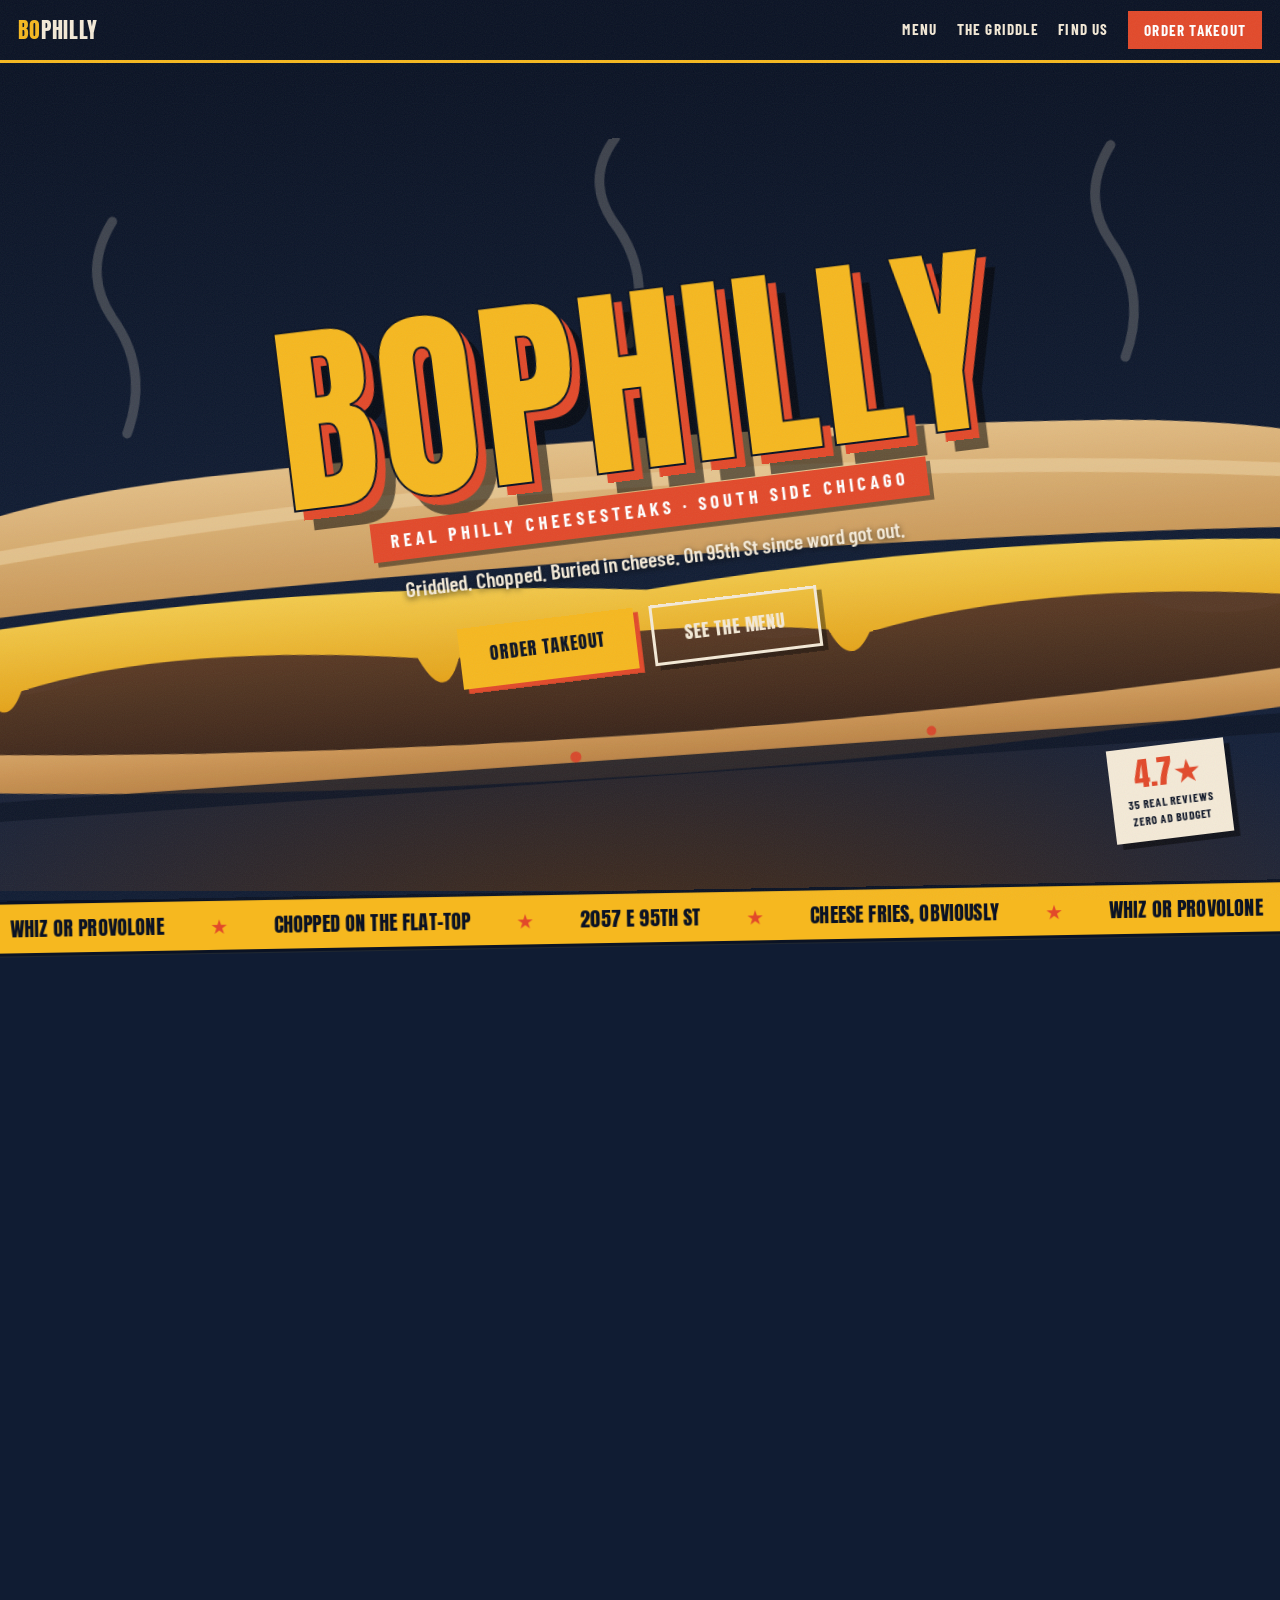
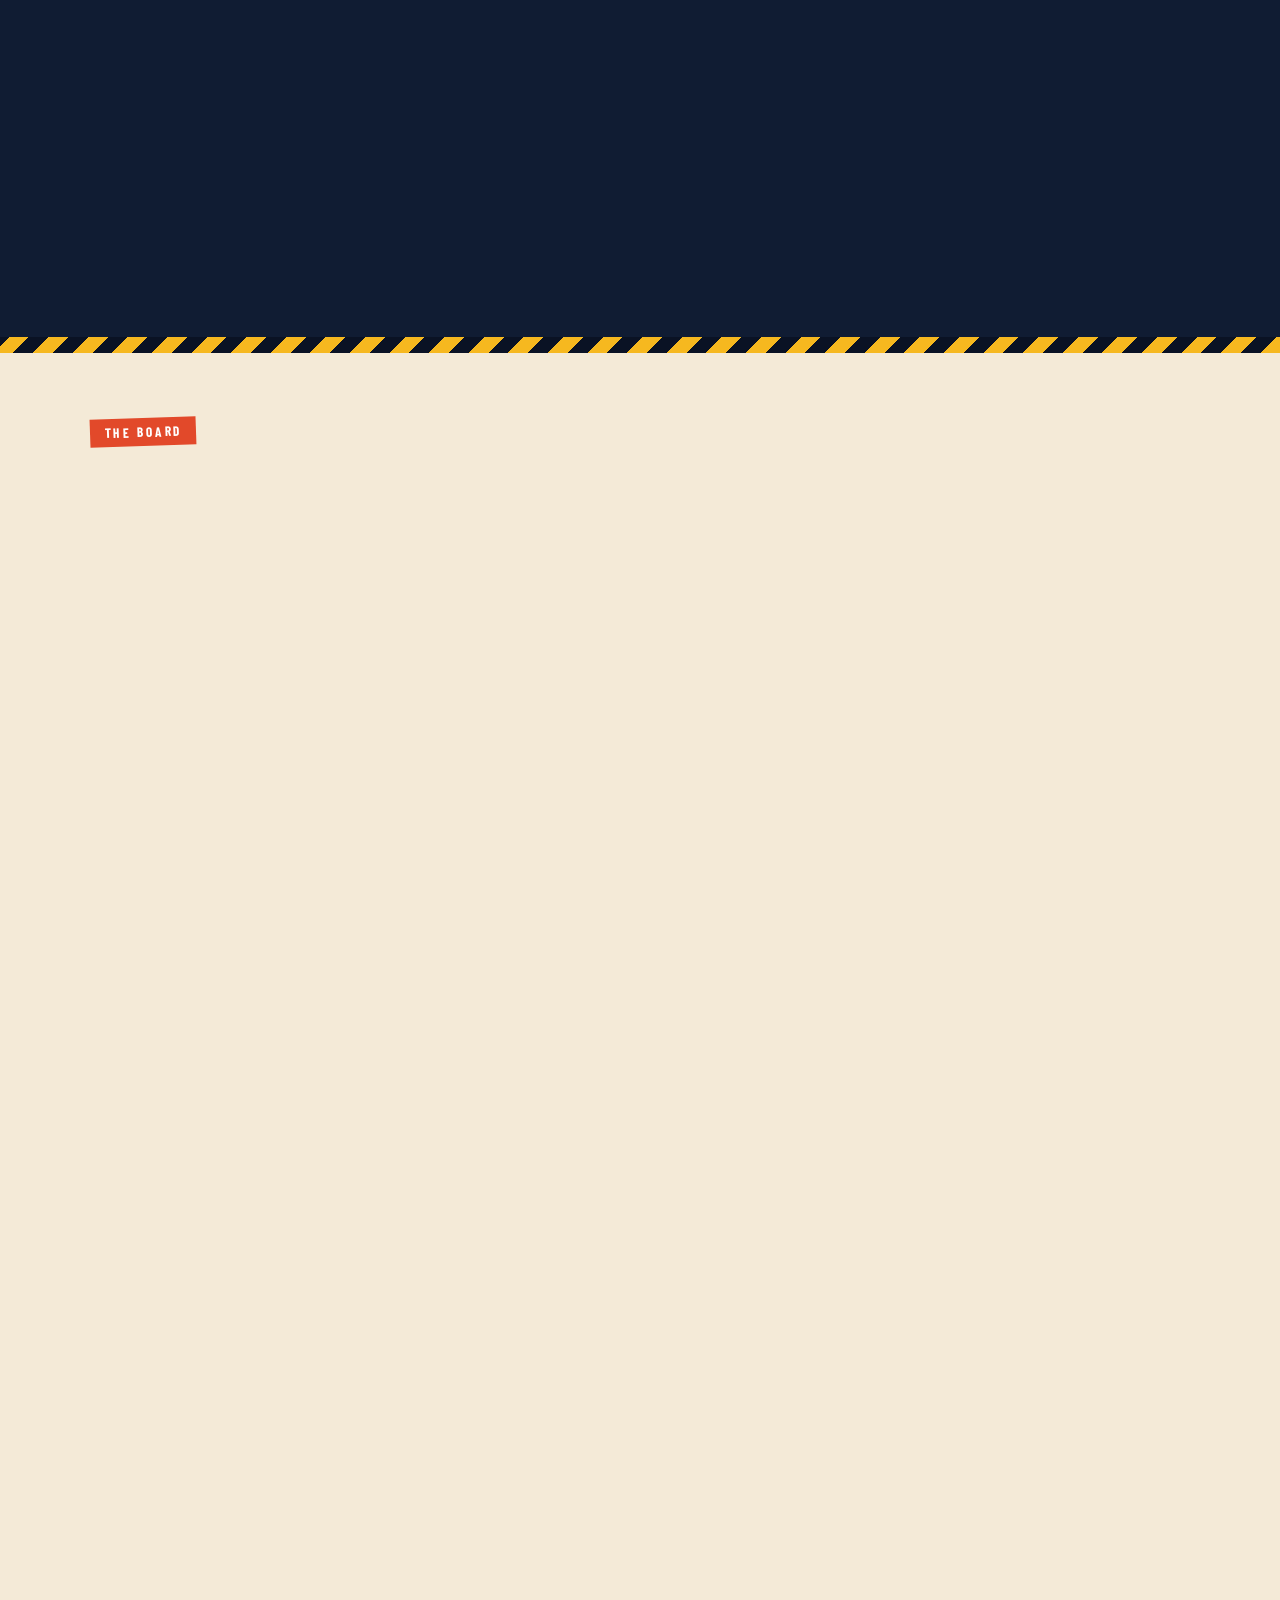
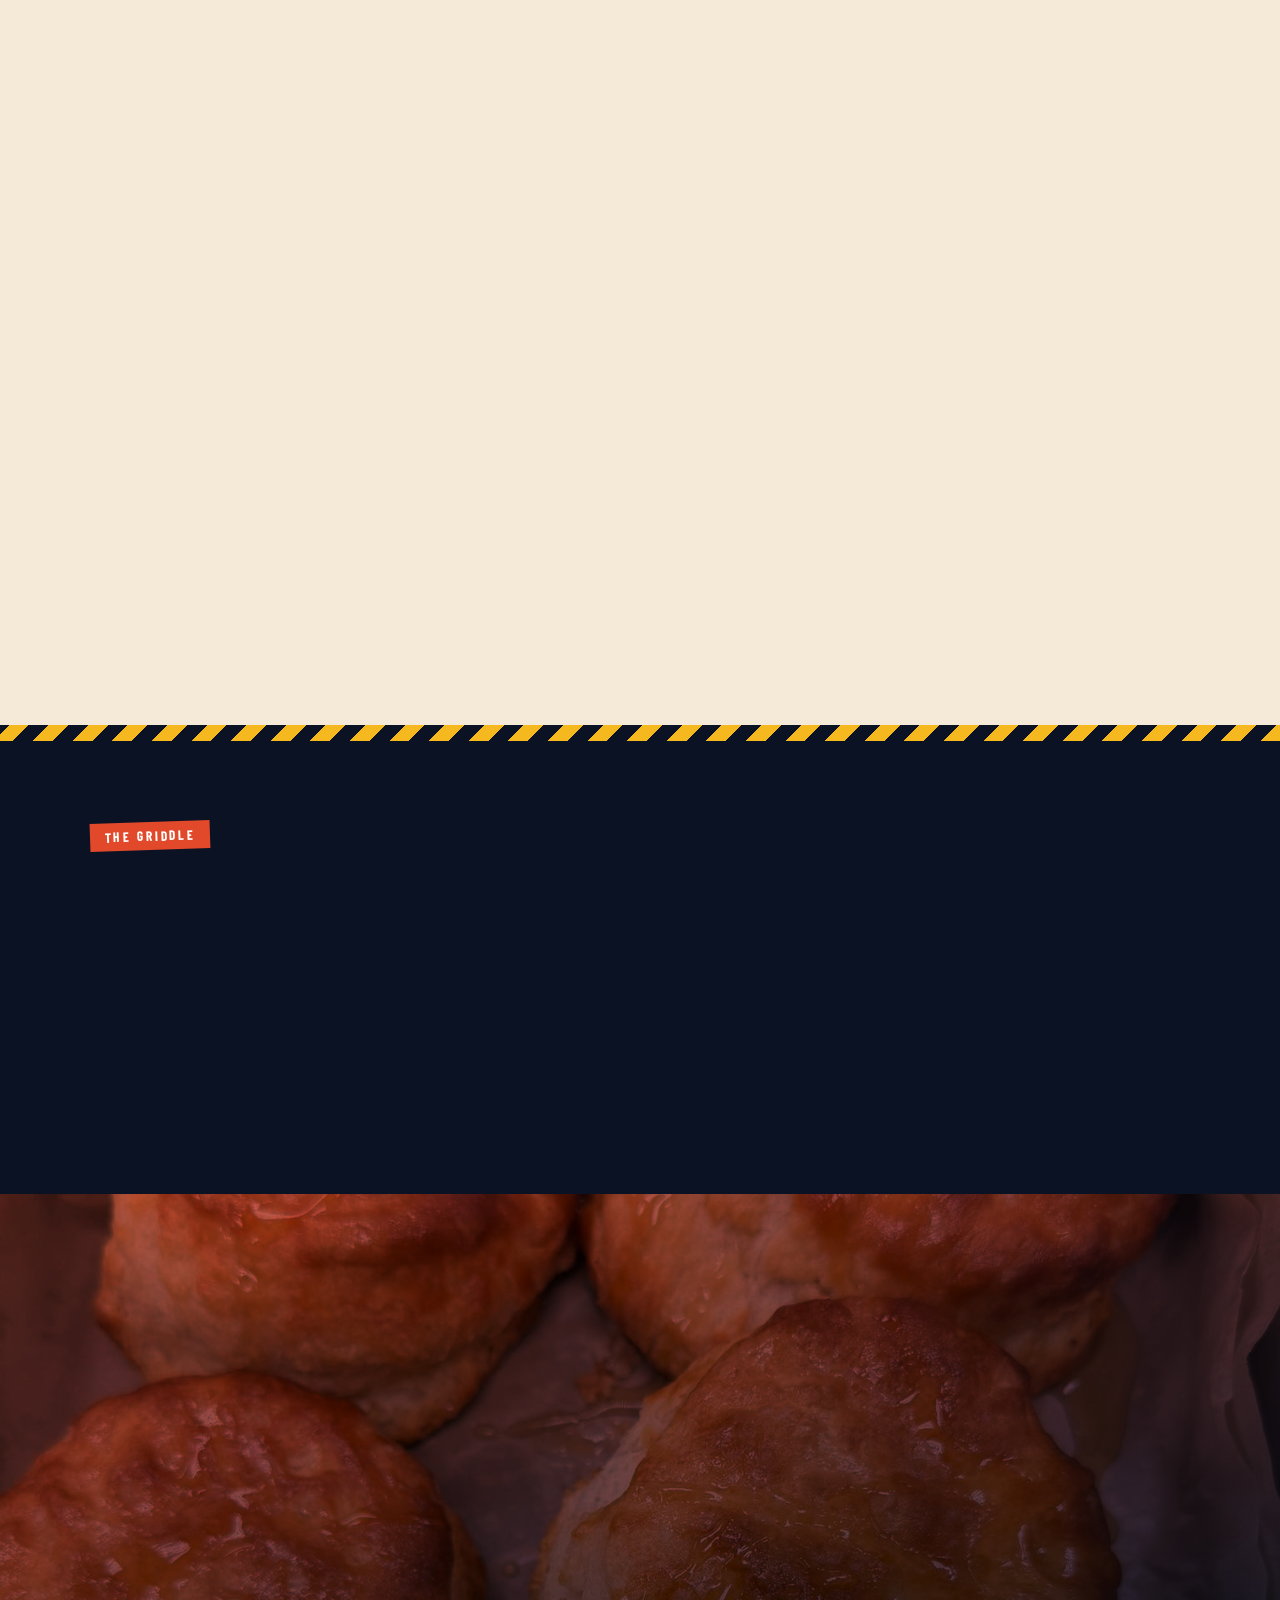
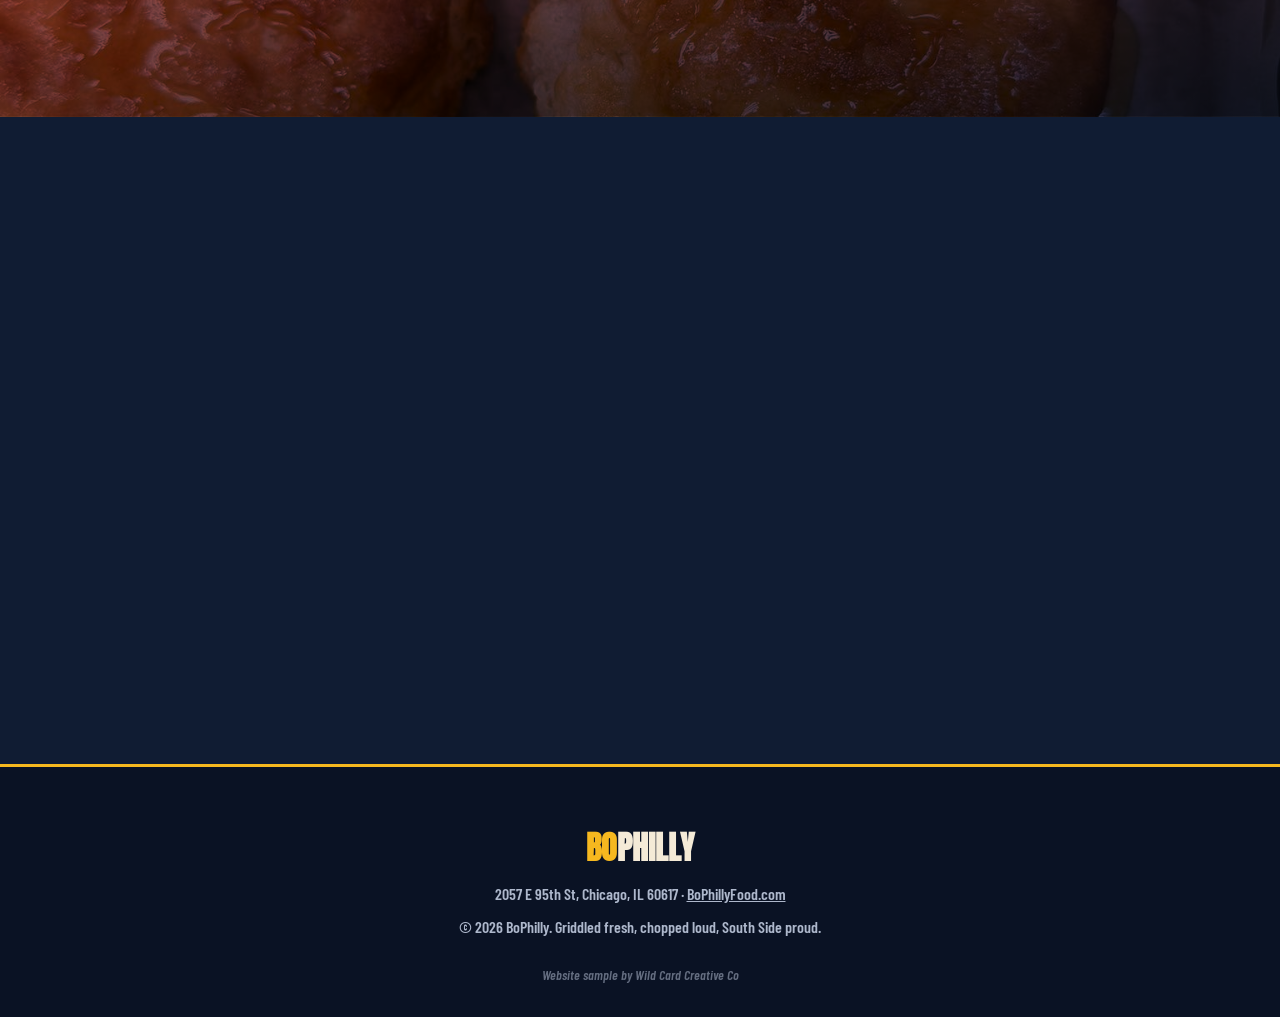
<file: index.html>
﻿<!DOCTYPE html>
<html lang="en">
<head><meta name="robots" content="noindex, nofollow">
<meta charset="UTF-8">
<meta name="viewport" content="width=device-width, initial-scale=1">

<title>BoPhilly — Philly Cheesesteaks on Chicago's South Side | 95th St</title>
<meta name="description" content="BoPhilly serves real griddled, chopped Philly cheesesteaks at 2057 E 95th St on Chicago's South Side. Whiz, provolone, or American. Takeout ready.">
<link href="https://fonts.googleapis.com/css2?family=Anton&family=Barlow+Condensed:ital,wght@0,500;0,600;0,700;1,600&display=swap" rel="stylesheet">
<link rel="stylesheet" href="style.css">
</head>
<body>

<header class="topbar">
  <a class="mark" href="#top">Bo<span>Philly</span></a>
  <nav aria-label="Main">
    <a href="menu.html">Menu</a>
    <a href="#craft">The Griddle</a>
    <a href="#find">Find Us</a>
    <a class="order" href="#find">Order Takeout</a>
  </nav>
</header>

<main id="top">
<!-- ============ HERO ============ -->
<section class="hero" aria-label="BoPhilly — Philly cheesesteaks, South Side Chicago" style="padding:0">
  <!-- full-bleed cheesesteak illustration -->
  <svg class="hero-steak" viewBox="0 0 1400 520" role="img" aria-label="Illustration of a cheesesteak mid-assembly on the griddle" preserveAspectRatio="xMidYMid slice">
    <defs>
      <linearGradient id="roll" x1="0" y1="0" x2="0" y2="1">
        <stop offset="0" stop-color="#e8b978"/><stop offset=".5" stop-color="#d49a55"/><stop offset="1" stop-color="#b87d3d"/>
      </linearGradient>
      <linearGradient id="rollTop" x1="0" y1="0" x2="0" y2="1">
        <stop offset="0" stop-color="#f0c98d"/><stop offset="1" stop-color="#cf9750"/>
      </linearGradient>
      <linearGradient id="steak" x1="0" y1="0" x2="0" y2="1">
        <stop offset="0" stop-color="#6b4326"/><stop offset="1" stop-color="#3a2417"/>
      </linearGradient>
      <linearGradient id="whiz" x1="0" y1="0" x2="0" y2="1">
        <stop offset="0" stop-color="#ffd44d"/><stop offset="1" stop-color="#f0a814"/>
      </linearGradient>
    </defs>
    <!-- griddle steam -->
    <g stroke="#f4ead7" stroke-width="7" fill="none" opacity=".22" stroke-linecap="round">
      <path d="M330 190 q 20 -45 -5 -85 q -20 -35 5 -70"/>
      <path d="M700 150 q 22 -48 -6 -90 q -18 -32 6 -60"/>
      <path d="M1060 185 q 20 -45 -5 -85 q -20 -35 5 -70"/>
    </g>
    <!-- bottom roll -->
    <path d="M60 400 Q 700 470 1340 400 L 1340 430 Q 700 500 60 430 Z" fill="url(#roll)"/>
    <!-- chopped steak -->
    <path d="M80 355 Q 250 320 420 350 Q 600 310 780 348 Q 950 315 1120 350 Q 1250 330 1330 358 Q 1340 400 1330 405 Q 700 465 70 405 Q 65 380 80 355 Z" fill="url(#steak)"/>
    <g fill="#5a3a24">
      <ellipse cx="250" cy="360" rx="55" ry="14" transform="rotate(-6 250 360)"/>
      <ellipse cx="520" cy="352" rx="60" ry="14" transform="rotate(4 520 352)"/>
      <ellipse cx="820" cy="358" rx="58" ry="13" transform="rotate(-5 820 358)"/>
      <ellipse cx="1110" cy="362" rx="55" ry="13" transform="rotate(5 1110 362)"/>
    </g>
    <!-- molten whiz drips -->
    <path d="M100 340 Q 400 300 700 330 Q 1000 300 1310 340 Q 1318 360 1300 366 Q 1260 352 1240 382 Q 1225 402 1212 372 Q 1000 340 860 372 Q 845 400 830 368 Q 700 350 560 370 Q 548 405 530 368 Q 350 345 240 372 Q 226 404 210 366 Q 140 356 96 362 Q 84 350 100 340 Z" fill="url(#whiz)"/>
    <!-- top roll -->
    <path d="M90 330 Q 130 235 400 225 Q 700 212 1010 228 Q 1290 240 1315 330 Q 1200 310 700 306 Q 250 308 90 330 Z" fill="url(#rollTop)"/>
    <!-- roll shine + sesame-less griddle marks -->
    <path d="M180 280 Q 450 248 700 250 Q 980 250 1230 282" stroke="#f8dba6" stroke-width="10" fill="none" opacity=".6" stroke-linecap="round"/>
    <!-- griddle line -->
    <rect x="0" y="452" width="1400" height="14" fill="#0a1224" opacity=".8"/>
    <!-- sparks -->
    <g fill="#e2492a">
      <circle cx="200" cy="445" r="5"/><circle cx="640" cy="448" r="4"/><circle cx="1180" cy="444" r="5"/><circle cx="900" cy="447" r="3.5"/>
    </g>
  </svg>

  <div>
    <div class="decal">
      <h1 class="name">BoPhilly</h1><br>
      <span class="strap">Real Philly Cheesesteaks &middot; South Side Chicago</span>
      <p class="sub">Griddled. Chopped. Buried in cheese. On 95th St since word got out.</p>
    </div>
    <div class="hero-ctas">
      <a class="btn btn-cheese" href="#find">Order Takeout</a>
      <a class="btn btn-ghost" href="#menu">See the Menu</a>
    </div>
  </div>

  <div class="hero-rating" aria-label="Rated 4.7 stars by 35 reviewers">
    <span class="num">4.7&#9733;</span>
    <small>35 real reviews<br>zero ad budget</small>
  </div>
</section>

<!-- ============ TICKER ============ -->
<div class="ticker" aria-hidden="true">
  <div class="track">
    <span>Whiz or Provolone</span><span>Chopped on the flat-top</span><span>2057 E 95th St</span><span>Cheese fries, obviously</span><span>Whiz or Provolone</span><span>Chopped on the flat-top</span><span>2057 E 95th St</span><span>Cheese fries, obviously</span>
  </div>
</div>

<!-- ============ STORY ============ -->
<section class="story" id="story">
  <div class="wrap">
    <div class="reveal">
      <span class="kicker">Who We Are</span>
      <h2>Philly Moved In.<br>The South Side Ate.</h2>
      <p>BoPhilly is a counter-serve corner spot on the 95th St corridor doing one thing the way it's supposed to be done: <strong>the Philly cheesesteak</strong> — thin-cut steak hitting a screaming-hot griddle, chopped down with the spatula, folded into cheese, and packed into a roll while it's still steaming.</p>
      <p>No gimmicks, no fifteen-page menu, no ambiance to speak of. Just a <strong>4.7-star reputation</strong> built sandwich by sandwich, regular by regular — the kind of word-of-mouth you can't buy.</p>
    </div>
    <div class="story-col">
      <figure class="photo-card story-photo reveal">
        <img src="Food%20Pictures/Philly%20Cheesesteak.jpg" alt="A classic BoPhilly cheesesteak dripping with melted cheese, peppers and onions on a toasted roll, served with golden fries" loading="lazy">
        <figcaption>Hot Off The Griddle<small>Griddled, chopped, loaded — every single time</small></figcaption>
      </figure>
      <aside class="flag reveal">
        <p class="big">The rule of the house:</p>
        <p>If it doesn't drip, it doesn't leave the counter. Every steak is griddled and chopped to order — nothing sitting under a heat lamp, ever.</p>
      </aside>
    </div>
  </div>
</section>

<!-- ============ MENU ============ -->
<section class="menu" id="menu">
  <div class="wrap">
    <span class="kicker">The Board</span>
    <h2 class="reveal">Featured Eats</h2>
    <p class="lede reveal">A few of the dishes worth crossing town for — griddled, chopped, or smoked to order, every single time.</p>
    <div class="board">
      <article class="dish reveal">
        <div class="thumb"><img src="Food%20Pictures/Philly%20Cheesesteak.jpg" alt="Griddled Philly cheesesteak smothered in melted cheese with peppers and onions, served with fries" loading="lazy"></div>
        <span class="tag">The Reason You Came</span>
        <h3>Philly Cheesesteak</h3>
        <p>Thin-sliced steak griddled and chopped the authentic Philly way, loaded onto a soft roll with your cheese of choice. Add onions if you know what's good for you.</p>
      </article>
      <article class="dish reveal">
        <div class="thumb"><img src="Food%20Pictures/Loaded%20Steak%20Nachos.jpg" alt="Loaded steak nachos with melted cheese, lettuce, tomato, red onion, sour cream and jalapeños" loading="lazy"></div>
        <span class="tag">Shareable (Barely)</span>
        <h3>BoPhilly Nachos</h3>
        <p>Crispy house-made chips buried in seasoned steak, melted cheese, lettuce, tomato, and a cool drizzle of sour cream.</p>
      </article>
      <article class="dish reveal">
        <div class="thumb"><img src="Food%20Pictures/Chicken%20Philly.jpg" alt="A griddled chicken Philly sandwich piled high on a toasted roll, served with a side of golden fries" loading="lazy"></div>
        <span class="tag">Loaded Up</span>
        <h3>Specialty Steaks</h3>
        <p>Loaded and specialty variations for when the classic isn't enough — stacked, sauced, and built to require two hands and full attention.</p>
      </article>
      <article class="dish reveal">
        <div class="thumb"><img src="Food%20Pictures/Chicken%20Tips.jpg" alt="Smoked BBQ chicken tips glazed in house-made sauce, piled over golden fries" loading="lazy"></div>
        <span class="tag">Off The Smoker</span>
        <h3>BBQ Chicken Tips</h3>
        <p>Tender chicken thighs charred and tossed in our house-made BBQ sauce, piled over golden fries. Half, full pound, or the bucket for the table.</p>
      </article>
      <article class="dish reveal">
        <div class="thumb"><img src="Food%20Pictures/Hoagie%20Sub.jpg" alt="A hoagie sub sliced in half, stacked with ham, cheese and fresh veggies, served with fries" loading="lazy"></div>
        <h3>Hoagies &amp; Subs</h3>
        <p>Proper hoagies on proper rolls. Cold or hot, stacked generous — the South Side lunch that actually gets you through the afternoon.</p>
      </article>
      <article class="dish reveal">
        <div class="thumb"><img src="Food%20Pictures/Pork%20Sausage.jpg" alt="Smoked pork links glazed in BBQ sauce, served over a bed of fries" loading="lazy"></div>
        <span class="tag">South Side Smoke</span>
        <h3>Smoked BBQ Links</h3>
        <p>Juicy pork or turkey links, smoked low and sauced heavy in our house BBQ, served over a bed of fries.</p>
      </article>
    </div>
    <p class="menu-note reveal">Takeout ready. Swing by the counter or call in ahead — your order's on the griddle before you park.</p>
    <a class="btn btn-cheese menu-cta reveal" href="menu.html">View Full Menu &rarr;</a>
  </div>
</section>

<!-- ============ CRAFT ============ -->
<section class="craft" id="craft">
  <div class="wrap">
    <span class="kicker">The Griddle</span>
    <h2 class="reveal">How a Real One Gets Made</h2>
    <div class="steps">
      <div class="step reveal">
        <h3>Hit the Flat-Top</h3>
        <p>Thin-cut steak lands on a hot griddle. That sizzle you hear from the doorway? That's yours.</p>
      </div>
      <div class="step reveal">
        <h3>Chop It Down</h3>
        <p>Worked and chopped with the spatula the Philly way — no lazy whole slices, no shortcuts.</p>
      </div>
      <div class="step reveal">
        <h3>Cheese &amp; Roll</h3>
        <p>Folded into Whiz, provolone, or American, then packed into the roll hot. Wrapped tight. Gone in minutes.</p>
      </div>
    </div>
  </div>
</section>

<!-- ============ REP ============ -->
<section class="rep">
  <div class="wrap reveal">
    <div class="stars" aria-hidden="true">&#9733;&#9733;&#9733;&#9733;&#9733;</div>
    <h2>4.7 Stars. All Word of Mouth.</h2>
    <p>35 reviews from repeat customers who came back, brought somebody, and told the neighborhood. We didn't run a single ad — the sandwich did the talking. Come find out why.</p>
    <a class="btn btn-navy" href="#find">Come Get One</a>
  </div>
</section>

<!-- ============ FIND US ============ -->
<section class="find" id="find">
  <div class="wrap">
    <div class="reveal">
      <span class="kicker">Find Us</span>
      <h2>95th St.<br>Follow the Smell.</h2>
      <ul>
        <li><b>Order</b> Takeout at the counter — call ahead or walk in, we move fast either way.</li>
        <li><b>Neighborhood</b> South Deering / East Side, on the 95th St corridor.</li>
        <li><b>Online</b> <a href="https://www.BoPhillyFood.com" style="color:var(--cheese)">BoPhillyFood.com</a></li>
        <li><b>Good to know</b> Counter-serve spot — built for grab-and-go, not white tablecloths.</li>
      </ul>
    </div>
    <div class="addr-card reveal">
      <h3>BoPhilly</h3>
      <address>
        2057 E 95th St<br>
        Chicago, IL 60617
      </address>
      <a class="map" href="https://maps.google.com/?q=BoPhilly+2057+E+95th+St+Chicago+IL+60617" rel="noopener">Get Directions &rarr;</a>
    </div>
  </div>
</section>
</main>

<footer>
  <p class="fname">Bo<span>Philly</span></p>
  <p>2057 E 95th St, Chicago, IL 60617 &middot; <a href="https://www.BoPhillyFood.com">BoPhillyFood.com</a></p>
  <p>&copy; 2026 BoPhilly. Griddled fresh, chopped loud, South Side proud.</p>
  <p class="credit">Website sample by Wild Card Creative Co</p>
</footer>

</body>
</html>
</file>
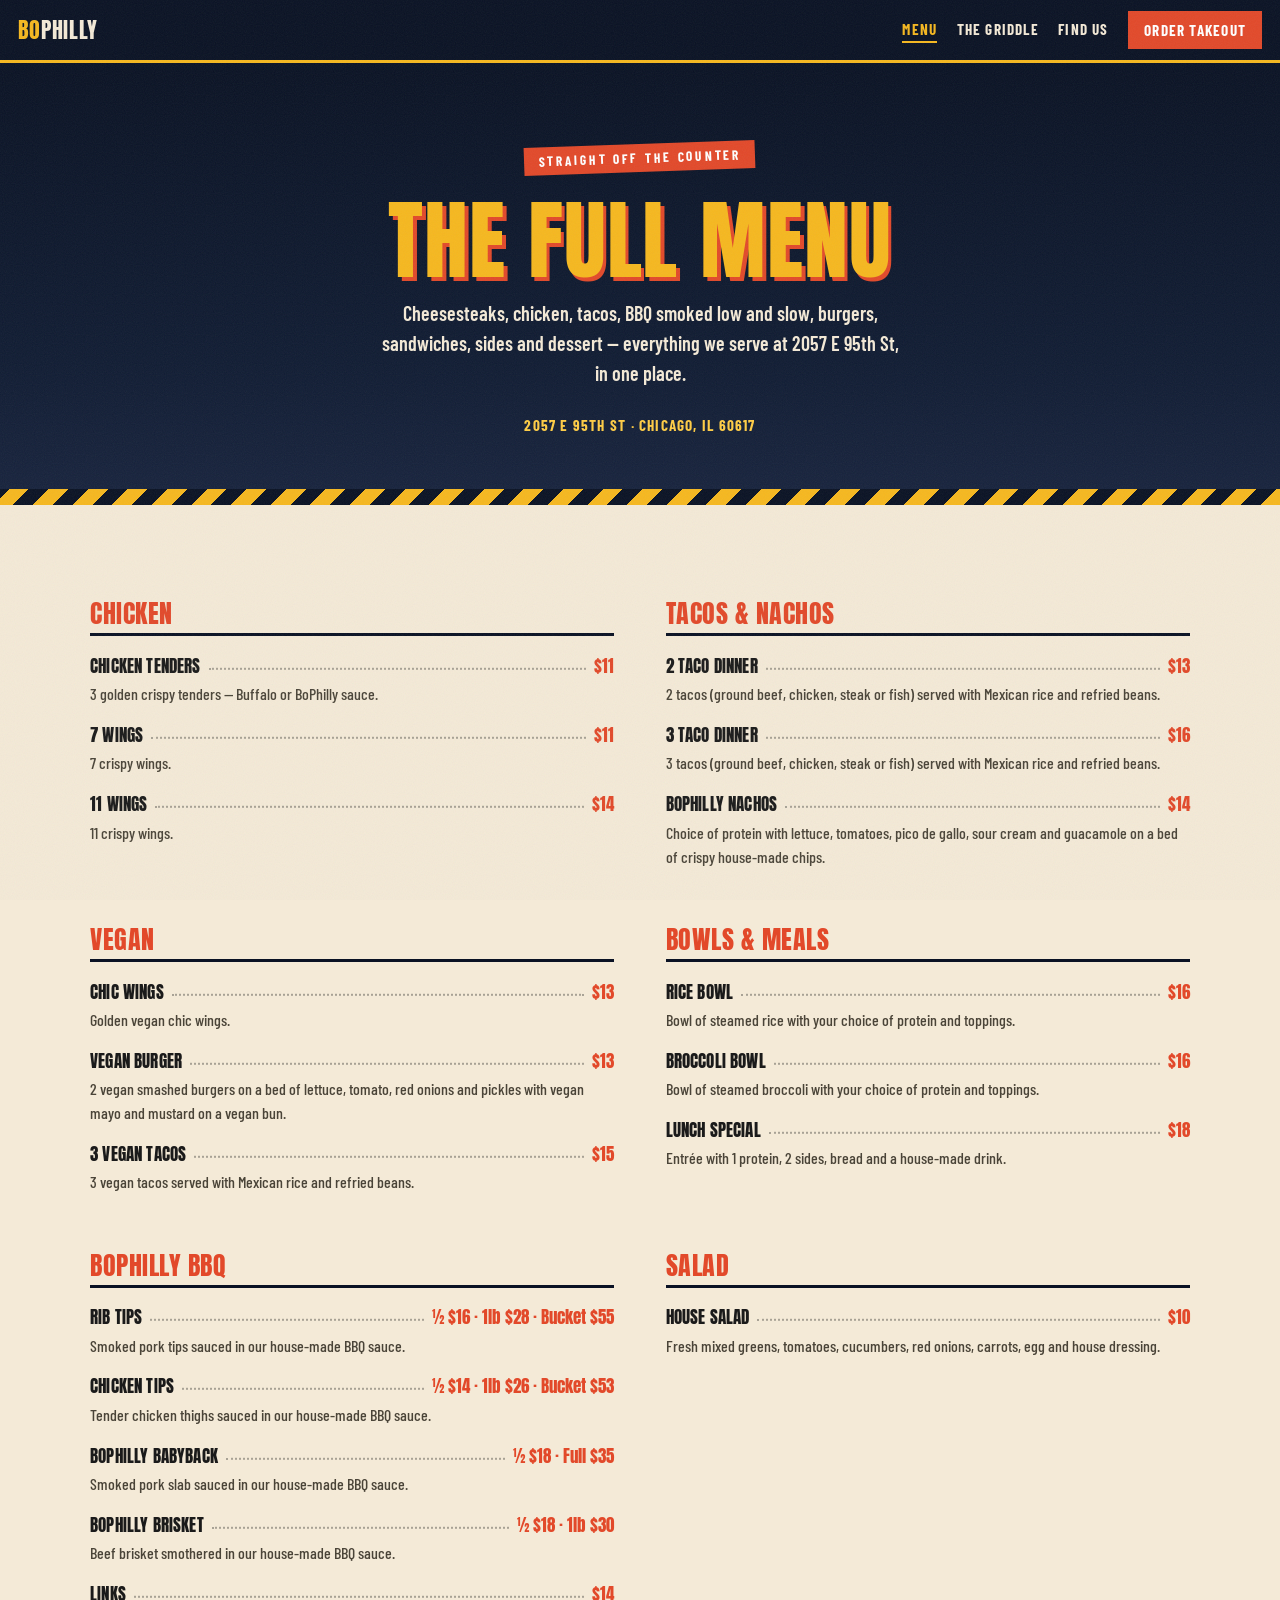
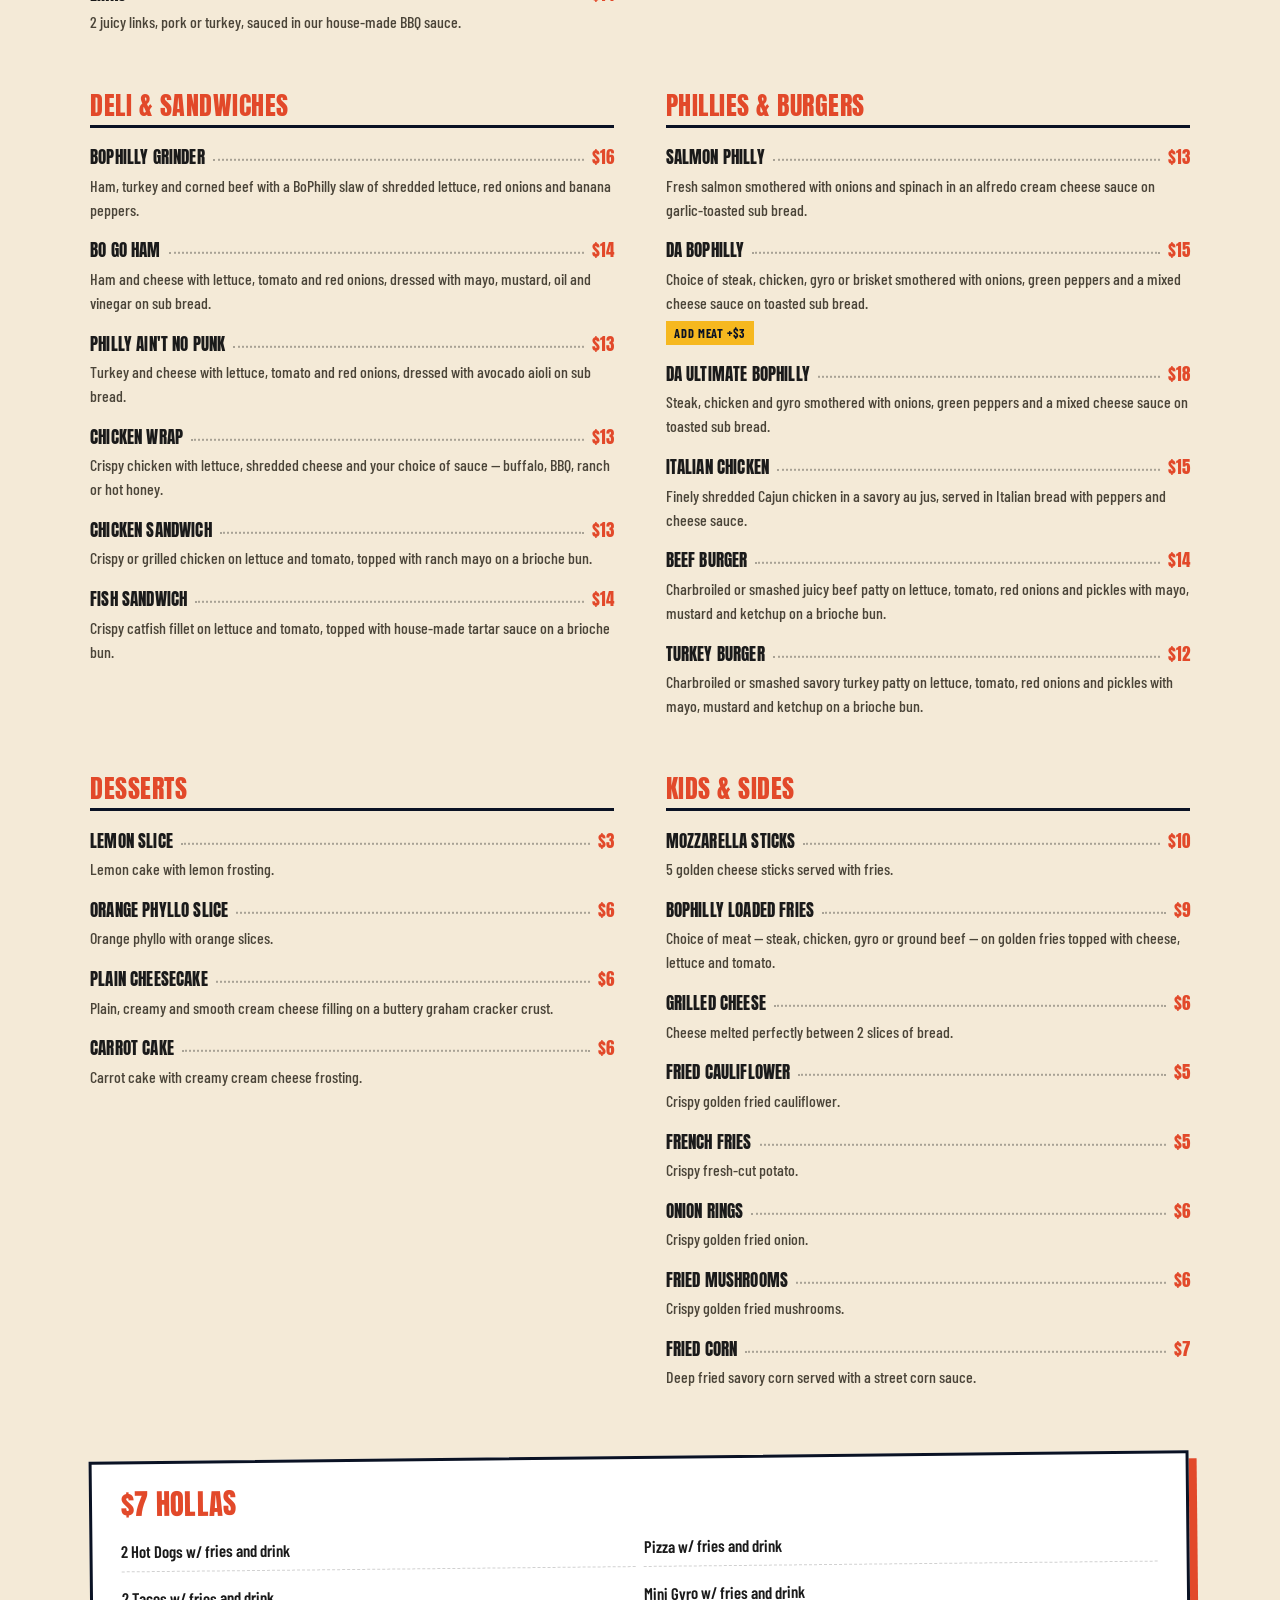
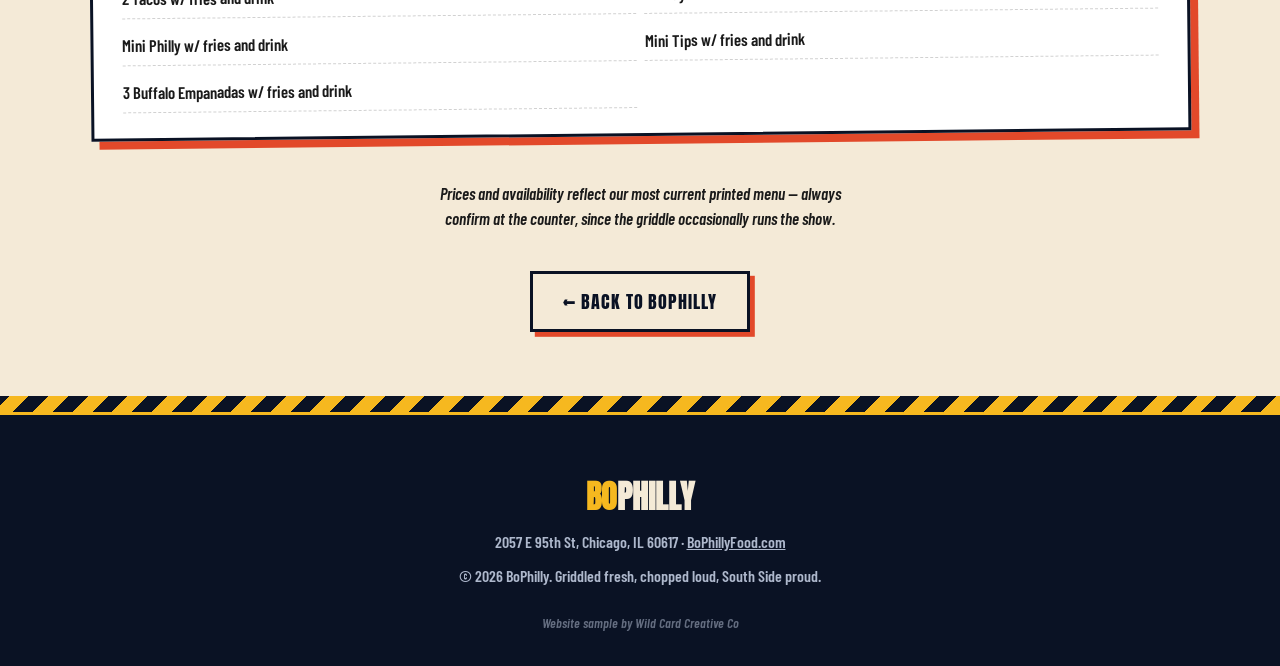
<file: menu.html>
<!DOCTYPE html>
<html lang="en">
<head><meta name="robots" content="noindex, nofollow">
<meta charset="UTF-8">
<meta name="viewport" content="width=device-width, initial-scale=1">

<title>Full Menu — BoPhilly | Philly Cheesesteaks &amp; BBQ, Chicago South Side</title>
<meta name="description" content="The full BoPhilly menu: cheesesteaks, chicken, tacos, BBQ, burgers, sandwiches, sides and desserts at 2057 E 95th St, Chicago's South Side.">
<link href="https://fonts.googleapis.com/css2?family=Anton&family=Barlow+Condensed:ital,wght@0,500;0,600;0,700;1,600&display=swap" rel="stylesheet">
<link rel="stylesheet" href="style.css">
</head>
<body>

<header class="topbar">
  <a class="mark" href="index.html">Bo<span>Philly</span></a>
  <nav aria-label="Main">
    <a href="menu.html" class="active-link">Menu</a>
    <a href="index.html#craft">The Griddle</a>
    <a href="index.html#find">Find Us</a>
    <a class="order" href="index.html#find">Order Takeout</a>
  </nav>
</header>

<main id="top">
<!-- ============ MENU HERO ============ -->
<section class="menu-page-hero">
  <div class="wrap">
    <span class="kicker">Straight Off The Counter</span>
    <h1>The Full Menu</h1>
    <p class="sub">Cheesesteaks, chicken, tacos, BBQ smoked low and slow, burgers, sandwiches, sides and dessert — everything we serve at 2057 E 95th St, in one place.</p>
    <span class="addr">2057 E 95th St &middot; Chicago, IL 60617</span>
  </div>
</section>

<!-- ============ FULL MENU ============ -->
<section class="full-menu">
  <div class="wrap">

    <div class="cat-grid">

      <!-- CHICKEN -->
      <div class="menu-cat">
        <h2>Chicken</h2>
        <div class="menu-row">
          <div class="line"><span class="item-name">Chicken Tenders</span><span class="dots"></span><span class="price">$11</span></div>
          <p class="desc">3 golden crispy tenders — Buffalo or BoPhilly sauce.</p>
        </div>
        <div class="menu-row">
          <div class="line"><span class="item-name">7 Wings</span><span class="dots"></span><span class="price">$11</span></div>
          <p class="desc">7 crispy wings.</p>
        </div>
        <div class="menu-row">
          <div class="line"><span class="item-name">11 Wings</span><span class="dots"></span><span class="price">$14</span></div>
          <p class="desc">11 crispy wings.</p>
        </div>
      </div>

      <!-- TACOS / NACHOS -->
      <div class="menu-cat">
        <h2>Tacos &amp; Nachos</h2>
        <div class="menu-row">
          <div class="line"><span class="item-name">2 Taco Dinner</span><span class="dots"></span><span class="price">$13</span></div>
          <p class="desc">2 tacos (ground beef, chicken, steak or fish) served with Mexican rice and refried beans.</p>
        </div>
        <div class="menu-row">
          <div class="line"><span class="item-name">3 Taco Dinner</span><span class="dots"></span><span class="price">$16</span></div>
          <p class="desc">3 tacos (ground beef, chicken, steak or fish) served with Mexican rice and refried beans.</p>
        </div>
        <div class="menu-row">
          <div class="line"><span class="item-name">BoPhilly Nachos</span><span class="dots"></span><span class="price">$14</span></div>
          <p class="desc">Choice of protein with lettuce, tomatoes, pico de gallo, sour cream and guacamole on a bed of crispy house-made chips.</p>
        </div>
      </div>

      <!-- VEGAN -->
      <div class="menu-cat">
        <h2>Vegan</h2>
        <div class="menu-row">
          <div class="line"><span class="item-name">Chic Wings</span><span class="dots"></span><span class="price">$13</span></div>
          <p class="desc">Golden vegan chic wings.</p>
        </div>
        <div class="menu-row">
          <div class="line"><span class="item-name">Vegan Burger</span><span class="dots"></span><span class="price">$13</span></div>
          <p class="desc">2 vegan smashed burgers on a bed of lettuce, tomato, red onions and pickles with vegan mayo and mustard on a vegan bun.</p>
        </div>
        <div class="menu-row">
          <div class="line"><span class="item-name">3 Vegan Tacos</span><span class="dots"></span><span class="price">$15</span></div>
          <p class="desc">3 vegan tacos served with Mexican rice and refried beans.</p>
        </div>
      </div>

      <!-- BOWLS / MEALS -->
      <div class="menu-cat">
        <h2>Bowls &amp; Meals</h2>
        <div class="menu-row">
          <div class="line"><span class="item-name">Rice Bowl</span><span class="dots"></span><span class="price">$16</span></div>
          <p class="desc">Bowl of steamed rice with your choice of protein and toppings.</p>
        </div>
        <div class="menu-row">
          <div class="line"><span class="item-name">Broccoli Bowl</span><span class="dots"></span><span class="price">$16</span></div>
          <p class="desc">Bowl of steamed broccoli with your choice of protein and toppings.</p>
        </div>
        <div class="menu-row">
          <div class="line"><span class="item-name">Lunch Special</span><span class="dots"></span><span class="price">$18</span></div>
          <p class="desc">Entrée with 1 protein, 2 sides, bread and a house-made drink.</p>
        </div>
      </div>

      <!-- BOPHILLY BBQ -->
      <div class="menu-cat">
        <h2>BoPhilly BBQ</h2>
        <div class="menu-row">
          <div class="line"><span class="item-name">Rib Tips</span><span class="dots"></span><span class="price">½ $16 &middot; 1lb $28 &middot; Bucket $55</span></div>
          <p class="desc">Smoked pork tips sauced in our house-made BBQ sauce.</p>
        </div>
        <div class="menu-row">
          <div class="line"><span class="item-name">Chicken Tips</span><span class="dots"></span><span class="price">½ $14 &middot; 1lb $26 &middot; Bucket $53</span></div>
          <p class="desc">Tender chicken thighs sauced in our house-made BBQ sauce.</p>
        </div>
        <div class="menu-row">
          <div class="line"><span class="item-name">BoPhilly Babyback</span><span class="dots"></span><span class="price">½ $18 &middot; Full $35</span></div>
          <p class="desc">Smoked pork slab sauced in our house-made BBQ sauce.</p>
        </div>
        <div class="menu-row">
          <div class="line"><span class="item-name">BoPhilly Brisket</span><span class="dots"></span><span class="price">½ $18 &middot; 1lb $30</span></div>
          <p class="desc">Beef brisket smothered in our house-made BBQ sauce.</p>
        </div>
        <div class="menu-row">
          <div class="line"><span class="item-name">Links</span><span class="dots"></span><span class="price">$14</span></div>
          <p class="desc">2 juicy links, pork or turkey, sauced in our house-made BBQ sauce.</p>
        </div>
      </div>

      <!-- SALAD -->
      <div class="menu-cat">
        <h2>Salad</h2>
        <div class="menu-row">
          <div class="line"><span class="item-name">House Salad</span><span class="dots"></span><span class="price">$10</span></div>
          <p class="desc">Fresh mixed greens, tomatoes, cucumbers, red onions, carrots, egg and house dressing.</p>
        </div>
      </div>

      <!-- DELI / SANDWICHES -->
      <div class="menu-cat">
        <h2>Deli &amp; Sandwiches</h2>
        <div class="menu-row">
          <div class="line"><span class="item-name">BoPhilly Grinder</span><span class="dots"></span><span class="price">$16</span></div>
          <p class="desc">Ham, turkey and corned beef with a BoPhilly slaw of shredded lettuce, red onions and banana peppers.</p>
        </div>
        <div class="menu-row">
          <div class="line"><span class="item-name">Bo Go Ham</span><span class="dots"></span><span class="price">$14</span></div>
          <p class="desc">Ham and cheese with lettuce, tomato and red onions, dressed with mayo, mustard, oil and vinegar on sub bread.</p>
        </div>
        <div class="menu-row">
          <div class="line"><span class="item-name">Philly Ain't No Punk</span><span class="dots"></span><span class="price">$13</span></div>
          <p class="desc">Turkey and cheese with lettuce, tomato and red onions, dressed with avocado aioli on sub bread.</p>
        </div>
        <div class="menu-row">
          <div class="line"><span class="item-name">Chicken Wrap</span><span class="dots"></span><span class="price">$13</span></div>
          <p class="desc">Crispy chicken with lettuce, shredded cheese and your choice of sauce — buffalo, BBQ, ranch or hot honey.</p>
        </div>
        <div class="menu-row">
          <div class="line"><span class="item-name">Chicken Sandwich</span><span class="dots"></span><span class="price">$13</span></div>
          <p class="desc">Crispy or grilled chicken on lettuce and tomato, topped with ranch mayo on a brioche bun.</p>
        </div>
        <div class="menu-row">
          <div class="line"><span class="item-name">Fish Sandwich</span><span class="dots"></span><span class="price">$14</span></div>
          <p class="desc">Crispy catfish fillet on lettuce and tomato, topped with house-made tartar sauce on a brioche bun.</p>
        </div>
      </div>

      <!-- PHILLIES / BURGERS -->
      <div class="menu-cat">
        <h2>Phillies &amp; Burgers</h2>
        <div class="menu-row">
          <div class="line"><span class="item-name">Salmon Philly</span><span class="dots"></span><span class="price">$13</span></div>
          <p class="desc">Fresh salmon smothered with onions and spinach in an alfredo cream cheese sauce on garlic-toasted sub bread.</p>
        </div>
        <div class="menu-row">
          <div class="line"><span class="item-name">Da BoPhilly</span><span class="dots"></span><span class="price">$15</span></div>
          <p class="desc">Choice of steak, chicken, gyro or brisket smothered with onions, green peppers and a mixed cheese sauce on toasted sub bread.</p>
          <span class="addon">Add Meat +$3</span>
        </div>
        <div class="menu-row">
          <div class="line"><span class="item-name">Da Ultimate BoPhilly</span><span class="dots"></span><span class="price">$18</span></div>
          <p class="desc">Steak, chicken and gyro smothered with onions, green peppers and a mixed cheese sauce on toasted sub bread.</p>
        </div>
        <div class="menu-row">
          <div class="line"><span class="item-name">Italian Chicken</span><span class="dots"></span><span class="price">$15</span></div>
          <p class="desc">Finely shredded Cajun chicken in a savory au jus, served in Italian bread with peppers and cheese sauce.</p>
        </div>
        <div class="menu-row">
          <div class="line"><span class="item-name">Beef Burger</span><span class="dots"></span><span class="price">$14</span></div>
          <p class="desc">Charbroiled or smashed juicy beef patty on lettuce, tomato, red onions and pickles with mayo, mustard and ketchup on a brioche bun.</p>
        </div>
        <div class="menu-row">
          <div class="line"><span class="item-name">Turkey Burger</span><span class="dots"></span><span class="price">$12</span></div>
          <p class="desc">Charbroiled or smashed savory turkey patty on lettuce, tomato, red onions and pickles with mayo, mustard and ketchup on a brioche bun.</p>
        </div>
      </div>

      <!-- DESSERTS -->
      <div class="menu-cat">
        <h2>Desserts</h2>
        <div class="menu-row">
          <div class="line"><span class="item-name">Lemon Slice</span><span class="dots"></span><span class="price">$3</span></div>
          <p class="desc">Lemon cake with lemon frosting.</p>
        </div>
        <div class="menu-row">
          <div class="line"><span class="item-name">Orange Phyllo Slice</span><span class="dots"></span><span class="price">$6</span></div>
          <p class="desc">Orange phyllo with orange slices.</p>
        </div>
        <div class="menu-row">
          <div class="line"><span class="item-name">Plain Cheesecake</span><span class="dots"></span><span class="price">$6</span></div>
          <p class="desc">Plain, creamy and smooth cream cheese filling on a buttery graham cracker crust.</p>
        </div>
        <div class="menu-row">
          <div class="line"><span class="item-name">Carrot Cake</span><span class="dots"></span><span class="price">$6</span></div>
          <p class="desc">Carrot cake with creamy cream cheese frosting.</p>
        </div>
      </div>

      <!-- KIDS / SIDES -->
      <div class="menu-cat">
        <h2>Kids &amp; Sides</h2>
        <div class="menu-row">
          <div class="line"><span class="item-name">Mozzarella Sticks</span><span class="dots"></span><span class="price">$10</span></div>
          <p class="desc">5 golden cheese sticks served with fries.</p>
        </div>
        <div class="menu-row">
          <div class="line"><span class="item-name">BoPhilly Loaded Fries</span><span class="dots"></span><span class="price">$9</span></div>
          <p class="desc">Choice of meat — steak, chicken, gyro or ground beef — on golden fries topped with cheese, lettuce and tomato.</p>
        </div>
        <div class="menu-row">
          <div class="line"><span class="item-name">Grilled Cheese</span><span class="dots"></span><span class="price">$6</span></div>
          <p class="desc">Cheese melted perfectly between 2 slices of bread.</p>
        </div>
        <div class="menu-row">
          <div class="line"><span class="item-name">Fried Cauliflower</span><span class="dots"></span><span class="price">$5</span></div>
          <p class="desc">Crispy golden fried cauliflower.</p>
        </div>
        <div class="menu-row">
          <div class="line"><span class="item-name">French Fries</span><span class="dots"></span><span class="price">$5</span></div>
          <p class="desc">Crispy fresh-cut potato.</p>
        </div>
        <div class="menu-row">
          <div class="line"><span class="item-name">Onion Rings</span><span class="dots"></span><span class="price">$6</span></div>
          <p class="desc">Crispy golden fried onion.</p>
        </div>
        <div class="menu-row">
          <div class="line"><span class="item-name">Fried Mushrooms</span><span class="dots"></span><span class="price">$6</span></div>
          <p class="desc">Crispy golden fried mushrooms.</p>
        </div>
        <div class="menu-row">
          <div class="line"><span class="item-name">Fried Corn</span><span class="dots"></span><span class="price">$7</span></div>
          <p class="desc">Deep fried savory corn served with a street corn sauce.</p>
        </div>
      </div>

      <!-- $7 HOLLAS -->
      <div class="hollas-box">
        <h2>$7 Hollas</h2>
        <ul class="combo-list">
          <li>2 Hot Dogs w/ fries and drink</li>
          <li>Pizza w/ fries and drink</li>
          <li>2 Tacos w/ fries and drink</li>
          <li>Mini Gyro w/ fries and drink</li>
          <li>Mini Philly w/ fries and drink</li>
          <li>Mini Tips w/ fries and drink</li>
          <li>3 Buffalo Empanadas w/ fries and drink</li>
        </ul>
      </div>

    </div>

    <p class="menu-foot-note">Prices and availability reflect our most current printed menu — always confirm at the counter, since the griddle occasionally runs the show.</p>
    <a class="btn btn-outline-navy menu-back" href="index.html#find">&larr; Back to BoPhilly</a>
  </div>
</section>
</main>

<footer>
  <p class="fname">Bo<span>Philly</span></p>
  <p>2057 E 95th St, Chicago, IL 60617 &middot; <a href="https://www.BoPhillyFood.com">BoPhillyFood.com</a></p>
  <p>&copy; 2026 BoPhilly. Griddled fresh, chopped loud, South Side proud.</p>
  <p class="credit">Website sample by Wild Card Creative Co</p>
</footer>

</body>
</html>
</file>
<file: style.css>
﻿:root{
  --navy:#101c33;
  --navy-deep:#0a1224;
  --cheese:#f6b81f;
  --cheese-hot:#ffcd45;
  --char:#3a2417;
  --char-lt:#5a3a24;
  --griddle:#e2492a;
  --paper:#f4ead7;
  --ink:#1a1a1a;
}
*{margin:0;padding:0;box-sizing:border-box}
html{scroll-behavior:smooth}
body{
  font-family:'Barlow Condensed',sans-serif;
  font-size:1.15rem;
  line-height:1.5;
  background:var(--navy);
  color:var(--paper);
  overflow-x:hidden;
}
::selection{background:var(--cheese);color:var(--navy-deep)}
h1,h2,h3,.anton{font-family:'Anton',sans-serif;font-weight:400;letter-spacing:.01em;text-transform:uppercase}
a{color:inherit}
img{max-width:100%;display:block}

/* grain overlay */
body::after{
  content:"";position:fixed;inset:0;pointer-events:none;z-index:60;opacity:.07;
  background-image:url("data:image/svg+xml,%3Csvg xmlns='http://www.w3.org/2000/svg' width='120' height='120'%3E%3Cfilter id='n'%3E%3CfeTurbulence type='fractalNoise' baseFrequency='.9' numOctaves='2'/%3E%3C/filter%3E%3Crect width='120' height='120' filter='url(%23n)'/%3E%3C/svg%3E");
}

/* ============ NAV ============ */
.topbar{
  position:sticky;top:0;z-index:50;
  display:flex;align-items:center;justify-content:space-between;
  padding:.7rem 1.1rem;
  background:var(--navy-deep);
  border-bottom:3px solid var(--cheese);
}
.topbar .mark{font-family:'Anton',sans-serif;font-size:1.4rem;text-transform:uppercase;color:var(--cheese);text-decoration:none;letter-spacing:.03em}
.topbar .mark span{color:var(--paper)}
.topbar nav{display:flex;gap:1.2rem;align-items:center}
.topbar nav a{
  text-decoration:none;font-weight:700;text-transform:uppercase;letter-spacing:.08em;font-size:.95rem;
  border-bottom:2px solid transparent;transition:border-color .2s,color .2s;
}
.topbar nav a:hover{color:var(--cheese);border-color:var(--cheese)}
.topbar nav a.order{
  background:var(--griddle);color:#fff;padding:.35rem .9rem;border:2px solid var(--griddle);
  transition:background .2s;
}
.topbar nav a.order:hover{background:var(--navy-deep);color:var(--griddle)}
@media(max-width:640px){.topbar nav a:not(.order){display:none}}

/* ============ HERO ============ */
.hero{
  position:relative;
  min-height:92vh;
  display:grid;place-items:center;
  overflow:hidden;
  background:
    radial-gradient(ellipse 120% 70% at 50% 110%, #4a2c14 0%, transparent 55%),
    linear-gradient(180deg,var(--navy-deep) 0%, var(--navy) 60%, #17233d 100%);
}
/* full-bleed steak SVG */
.hero-steak{
  position:absolute;left:50%;top:52%;
  width:150vw;max-width:none;
  transform:translate(-50%,-50%) rotate(-4deg);
  opacity:.95;
  animation:steakIn 1.2s cubic-bezier(.2,.8,.2,1) both;
}
@keyframes steakIn{from{opacity:0;transform:translate(-50%,-42%) rotate(-4deg)}to{opacity:.95;transform:translate(-50%,-50%) rotate(-4deg)}}
/* diagonal decal stamp */
.decal{
  position:relative;z-index:3;
  transform:rotate(-7deg);
  text-align:center;
  animation:stampIn .7s .45s cubic-bezier(.2,1.4,.4,1) both;
  padding:0 1rem;
}
@keyframes stampIn{from{opacity:0;transform:rotate(-7deg) scale(1.6)}to{opacity:1;transform:rotate(-7deg) scale(1)}}
.decal .name{
  display:inline-block;
  font-family:'Anton',sans-serif;
  font-size:clamp(4.2rem,17vw,13rem);
  line-height:.9;
  text-transform:uppercase;
  color:var(--cheese);
  text-shadow:.04em .05em 0 var(--griddle), .08em .1em 0 rgba(0,0,0,.55);
  -webkit-text-stroke:2px var(--navy-deep);
}
.decal .strap{
  display:inline-block;margin-top:.9rem;
  background:var(--griddle);color:#fff;
  font-weight:700;text-transform:uppercase;letter-spacing:.22em;
  font-size:clamp(.8rem,2.4vw,1.15rem);
  padding:.35rem 1.2rem;
  box-shadow:.25rem .3rem 0 rgba(0,0,0,.45);
}
.decal .sub{
  margin-top:.8rem;font-weight:600;font-size:clamp(1rem,2.6vw,1.35rem);
  color:var(--paper);text-shadow:0 2px 6px rgba(0,0,0,.7);
}
.hero-ctas{
  position:relative;z-index:3;margin-top:2rem;
  display:flex;gap:1rem;flex-wrap:wrap;justify-content:center;
  animation:stampIn .7s .7s cubic-bezier(.2,1.4,.4,1) both;
  transform:rotate(0deg);
}
@keyframes fadeUp{from{opacity:0;transform:translateY(24px)}to{opacity:1;transform:none}}
.btn{
  display:inline-block;text-decoration:none;text-transform:uppercase;
  font-family:'Anton',sans-serif;font-size:1.15rem;letter-spacing:.05em;
  padding:.85rem 1.9rem;transition:transform .15s,box-shadow .15s;
}
.btn:hover{transform:translate(-2px,-2px)}
.btn-cheese{background:var(--cheese);color:var(--navy-deep);box-shadow:.3rem .3rem 0 var(--griddle)}
.btn-cheese:hover{box-shadow:.45rem .45rem 0 var(--griddle)}
.btn-ghost{border:3px solid var(--paper);color:var(--paper);box-shadow:.3rem .3rem 0 rgba(0,0,0,.4)}
.btn-ghost:hover{background:var(--paper);color:var(--navy-deep)}
.btn-outline-navy{border:3px solid var(--navy-deep);color:var(--navy-deep);box-shadow:.3rem .3rem 0 var(--griddle)}
.btn-outline-navy:hover{background:var(--navy-deep);color:var(--cheese)}
.hero-rating{
  position:absolute;z-index:4;right:4vw;bottom:6vh;
  transform:rotate(6deg);
  background:var(--paper);color:var(--navy-deep);
  padding:.7rem 1rem;text-align:center;
  box-shadow:.35rem .4rem 0 rgba(0,0,0,.5);
  animation:stampIn .6s 1s cubic-bezier(.2,1.4,.4,1) both;
}
.hero-rating .num{font-family:'Anton',sans-serif;font-size:2rem;line-height:1;color:var(--griddle)}
.hero-rating small{display:block;font-weight:700;text-transform:uppercase;letter-spacing:.08em;font-size:.72rem}

/* ============ MARQUEE ============ */
.ticker{
  background:var(--cheese);color:var(--navy-deep);
  overflow:hidden;white-space:nowrap;
  border-top:3px solid var(--navy-deep);border-bottom:3px solid var(--navy-deep);
  transform:rotate(-1deg) scale(1.02);
  padding:.55rem 0;position:relative;z-index:5;
}
.ticker .track{display:inline-block;animation:scroll 26s linear infinite}
.ticker span{
  font-family:'Anton',sans-serif;text-transform:uppercase;font-size:1.25rem;
  padding:0 1.4rem;
}
.ticker span::after{content:"★";margin-left:2.8rem;color:var(--griddle)}
@keyframes scroll{to{transform:translateX(-50%)}}

/* ============ SECTIONS ============ */
section{padding:5rem 1.25rem}
.wrap{max-width:1100px;margin:0 auto}
.kicker{
  display:inline-block;background:var(--griddle);color:#fff;
  font-weight:700;text-transform:uppercase;letter-spacing:.2em;font-size:.85rem;
  padding:.25rem .9rem;margin-bottom:1rem;transform:rotate(-2deg);
}
h2{font-size:clamp(2.2rem,6vw,3.8rem);line-height:1;color:var(--cheese);margin-bottom:1.5rem}

/* reveal on scroll (CSS only) */
.reveal{opacity:0;transform:translateY(30px);animation:fadeUp .8s ease-out forwards;animation-timeline:view();animation-range:entry 0% entry 45%}
@supports not (animation-timeline: view()){.reveal{opacity:1;transform:none;animation:none}}

/* STORY */
.story{background:var(--navy)}
.story .wrap{display:grid;gap:2.5rem;align-items:center}
@media(min-width:820px){.story .wrap{grid-template-columns:1.1fr .9fr}}
.story p{font-size:1.25rem;margin-bottom:1rem;max-width:56ch}
.story strong{color:var(--cheese-hot)}
.story .flag{
  border:3px solid var(--cheese);padding:2rem 1.6rem;
  transform:rotate(1.5deg);background:var(--navy-deep);
  box-shadow:.5rem .5rem 0 var(--char);
}
.story .flag p{font-size:1.15rem;font-style:italic;font-weight:600}
.story .flag .big{font-family:'Anton',sans-serif;font-style:normal;font-size:1.6rem;color:var(--griddle);text-transform:uppercase;margin-bottom:.6rem;line-height:1.1}

/* MENU */
.menu{background:var(--paper);color:var(--ink);position:relative}
.menu::before,.menu::after{
  content:"";position:absolute;left:0;right:0;height:16px;
  background:repeating-linear-gradient(-45deg,var(--cheese) 0 14px,var(--navy-deep) 14px 28px);
}
.menu::before{top:0}.menu::after{bottom:0}
.menu h2{color:var(--griddle)}
.menu .lede{font-size:1.25rem;font-weight:600;max-width:60ch;margin-bottom:2.5rem}
.board{display:grid;gap:1.4rem}
@media(min-width:760px){.board{grid-template-columns:repeat(2,1fr)}}
.dish{
  background:#fff;border:3px solid var(--navy-deep);
  padding:1.4rem 1.4rem 1.2rem;position:relative;
  box-shadow:.4rem .4rem 0 var(--navy-deep);
  transition:transform .18s,box-shadow .18s;
}
.dish:hover{transform:translate(-3px,-3px) rotate(-.4deg);box-shadow:.7rem .7rem 0 var(--griddle)}
.dish h3{font-size:1.5rem;color:var(--navy-deep);margin-bottom:.4rem}
.dish p{font-weight:500;font-size:1.1rem}
.dish .tag{
  position:absolute;top:-.85rem;right:.9rem;
  background:var(--griddle);color:#fff;font-weight:700;text-transform:uppercase;
  font-size:.75rem;letter-spacing:.1em;padding:.2rem .7rem;transform:rotate(2deg);
}
.cheese-row{
  margin-top:2.5rem;display:flex;flex-wrap:wrap;gap:.8rem;align-items:center;
  font-weight:700;text-transform:uppercase;letter-spacing:.06em;
}
.cheese-row .pick{
  background:var(--cheese);border:3px solid var(--navy-deep);padding:.35rem 1.1rem;
  font-family:'Anton',sans-serif;font-size:1.05rem;
}
.menu-note{margin-top:1.6rem;font-weight:600;font-size:1.05rem;font-style:italic}
.menu-cta{
  display:inline-block;margin-top:1.8rem;
}

/* dish photo thumbnails */
.dish .thumb{
  margin:-1.4rem -1.4rem 1rem;aspect-ratio:16/10;overflow:hidden;
  border-bottom:3px solid var(--navy-deep);background:#000;
}
.dish .thumb img{
  width:100%;height:100%;object-fit:cover;display:block;
  filter:saturate(1.18) contrast(1.08) brightness(1.02);
  transition:transform .4s ease;
}
.dish:hover .thumb img{transform:scale(1.06)}

/* ============ FOOD PHOTOGRAPHY ============ */
.photo-card{
  position:relative;border:3px solid var(--navy-deep);
  box-shadow:.5rem .5rem 0 var(--cheese);overflow:hidden;background:#000;
}
.photo-card img{
  width:100%;height:100%;object-fit:cover;display:block;
  filter:saturate(1.18) contrast(1.08) brightness(1.03);
  transition:transform .4s ease;
}
.photo-card:hover img{transform:scale(1.06)}
.photo-card figcaption{
  position:absolute;left:0;right:0;bottom:0;
  background:linear-gradient(180deg,transparent,rgba(10,18,36,.94) 70%);
  color:var(--paper);padding:2.2rem 1.1rem .9rem;
  font-family:'Anton',sans-serif;text-transform:uppercase;letter-spacing:.03em;font-size:1.15rem;
}
.photo-card figcaption small{
  display:block;font-family:'Barlow Condensed',sans-serif;font-weight:600;
  text-transform:none;letter-spacing:0;font-size:.85rem;color:var(--cheese-hot);margin-top:.2rem;
}
.story-col{display:flex;flex-direction:column;gap:1.8rem}
.story-photo{aspect-ratio:4/5;transform:rotate(2deg)}

/* HOW IT'S DONE */
.craft{background:var(--navy-deep)}
.steps{display:grid;gap:1.6rem;counter-reset:step}
@media(min-width:760px){.steps{grid-template-columns:repeat(3,1fr)}}
.step{
  counter-increment:step;
  border-top:4px solid var(--griddle);padding-top:1.1rem;
}
.step::before{
  content:"0" counter(step);
  font-family:'Anton',sans-serif;font-size:2.6rem;color:var(--cheese);
  display:block;line-height:1;margin-bottom:.5rem;
}
.step h3{font-size:1.35rem;color:var(--paper);margin-bottom:.4rem}
.step p{font-size:1.1rem;color:#cfd6e4}

/* REP */
.rep{
  color:#fff;text-align:center;position:relative;overflow:hidden;
  background-image:linear-gradient(160deg,rgba(226,73,42,.86),rgba(10,18,36,.9)),
    url("Food%20Pictures/Homemade%20Honey%20Butter%20Biscuits.jpg");
  background-size:cover;background-position:center 35%;background-blend-mode:multiply;
}
.rep h2{color:#fff;font-size:clamp(2.4rem,7vw,4.5rem)}
.rep .stars{font-size:clamp(2rem,6vw,3.2rem);letter-spacing:.15em;color:var(--cheese-hot);text-shadow:.06em .08em 0 rgba(0,0,0,.35);margin-bottom:.6rem}
.rep p{font-size:1.3rem;font-weight:600;max-width:52ch;margin:0 auto 2rem}
.rep .btn-navy{background:var(--navy-deep);color:var(--cheese);box-shadow:.3rem .3rem 0 rgba(0,0,0,.35)}
.rep .btn-navy:hover{box-shadow:.5rem .5rem 0 rgba(0,0,0,.35)}

/* FIND US */
.find .wrap{display:grid;gap:2.5rem}
@media(min-width:820px){.find .wrap{grid-template-columns:1fr 1fr;align-items:start}}
.addr-card{
  background:var(--paper);color:var(--navy-deep);
  padding:2rem 1.8rem;transform:rotate(-1deg);
  box-shadow:.6rem .6rem 0 var(--cheese);
}
.addr-card h3{font-size:1.6rem;margin-bottom:.8rem;color:var(--griddle)}
.addr-card address{font-style:normal;font-weight:600;font-size:1.3rem;line-height:1.4;margin-bottom:1.2rem}
.addr-card a.map{
  font-weight:700;text-transform:uppercase;letter-spacing:.08em;color:var(--navy-deep);
  text-decoration:underline;text-decoration-color:var(--griddle);text-decoration-thickness:3px;text-underline-offset:4px;
}
.find ul{list-style:none;margin-top:1rem}
.find li{
  padding:.9rem 0;border-bottom:2px dashed rgba(244,234,215,.25);
  font-size:1.2rem;font-weight:600;display:flex;gap:.7rem;align-items:baseline;
}
.find li b{font-family:'Anton',sans-serif;font-weight:400;color:var(--cheese);text-transform:uppercase;font-size:1.05rem;min-width:7.5rem}

/* FOOTER */
footer{
  background:var(--navy-deep);border-top:3px solid var(--cheese);
  padding:3rem 1.25rem 2rem;text-align:center;
}
footer .fname{font-family:'Anton',sans-serif;font-size:2rem;color:var(--cheese);text-transform:uppercase}
footer .fname span{color:var(--paper)}
footer p{margin-top:.6rem;font-weight:600;color:#aeb8cc;font-size:1rem}
footer a{color:#aeb8cc}
footer .credit{margin-top:1.6rem;font-size:.85rem;opacity:.55;font-style:italic}
@media (prefers-reduced-motion: reduce){
  *,*::before,*::after{animation-duration:.001s!important;animation-delay:0s!important;transition:none!important}
  .ticker .track{animation:none}
}

/* ============ NAV ACTIVE STATE ============ */
.topbar nav a.active-link{color:var(--cheese);border-color:var(--cheese)}

/* ============ FULL MENU PAGE ============ */
.menu-page-hero{
  background:linear-gradient(180deg,var(--navy-deep) 0%,var(--navy) 70%,#17233d 100%);
  padding:5rem 1.25rem 3.2rem;text-align:center;position:relative;overflow:hidden;
}
.menu-page-hero .kicker{transform:rotate(-2deg)}
.menu-page-hero h1{
  font-family:'Anton',sans-serif;text-transform:uppercase;
  font-size:clamp(2.8rem,9vw,5.5rem);line-height:.95;color:var(--cheese);
  text-shadow:.04em .05em 0 var(--griddle);margin:.6rem 0 1rem;
}
.menu-page-hero .sub{
  font-weight:600;font-size:1.25rem;max-width:58ch;margin:0 auto;color:var(--paper);
}
.menu-page-hero .addr{
  display:inline-block;margin-top:1.6rem;font-weight:700;text-transform:uppercase;
  letter-spacing:.08em;font-size:.95rem;color:var(--cheese-hot);
}

.full-menu{background:var(--paper);color:var(--ink);position:relative}
.full-menu::before,.full-menu::after{
  content:"";position:absolute;left:0;right:0;height:16px;
  background:repeating-linear-gradient(-45deg,var(--cheese) 0 14px,var(--navy-deep) 14px 28px);
}
.full-menu::before{top:0}.full-menu::after{bottom:0}

.cat-grid{display:grid;gap:0 3.2rem;margin-top:2rem}
@media(min-width:860px){.cat-grid{grid-template-columns:repeat(2,1fr)}}

.menu-cat{break-inside:avoid;margin-bottom:2.6rem}
.menu-cat h2{
  font-family:'Anton',sans-serif;font-size:1.6rem;color:var(--griddle);
  border-bottom:3px solid var(--navy-deep);padding-bottom:.4rem;margin-bottom:1.1rem;
  letter-spacing:.02em;text-transform:uppercase;
}

.menu-row{margin-bottom:1.05rem}
.menu-row .line{display:flex;align-items:baseline;gap:.5rem}
.menu-row .item-name{
  font-family:'Anton',sans-serif;font-weight:400;font-size:1.05rem;
  text-transform:uppercase;white-space:nowrap;letter-spacing:.01em;
}
.menu-row .dots{flex:1;border-bottom:2px dotted rgba(26,26,26,.35);transform:translateY(-.2rem)}
.menu-row .price{font-family:'Anton',sans-serif;font-size:1.05rem;color:var(--griddle);white-space:nowrap}
.menu-row .desc{font-size:1rem;font-weight:500;color:#4a4438;margin-top:.2rem}
.menu-row.sold-out .item-name,.menu-row.sold-out .desc{opacity:.55;text-decoration:line-through}
.menu-row .addon{
  display:inline-block;margin-top:.4rem;font-size:.78rem;font-weight:700;text-transform:uppercase;
  letter-spacing:.05em;color:var(--navy-deep);background:var(--cheese);padding:.15rem .55rem;
}

.hollas-box{
  grid-column:1/-1;margin-top:.5rem;
  border:3px solid var(--navy-deep);background:#fff;
  padding:1.6rem 1.8rem;box-shadow:.5rem .5rem 0 var(--griddle);
  transform:rotate(-.6deg);
}
.hollas-box h2{
  font-family:'Anton',sans-serif;color:var(--griddle);font-size:1.8rem;margin-bottom:.9rem;
  text-transform:uppercase;
}
.combo-list{list-style:none;display:grid;gap:.5rem}
@media(min-width:640px){.combo-list{grid-template-columns:repeat(2,1fr)}}
.combo-list li{
  font-weight:600;font-size:1.05rem;padding:.4rem 0;
  border-bottom:1px dashed rgba(26,26,26,.2);
}

.menu-foot-note{
  margin-top:2.8rem;font-style:italic;font-weight:600;text-align:center;font-size:1.05rem;
  max-width:60ch;margin-left:auto;margin-right:auto;
}
.menu-back{display:block;width:fit-content;margin:2.5rem auto 0}
</file>
